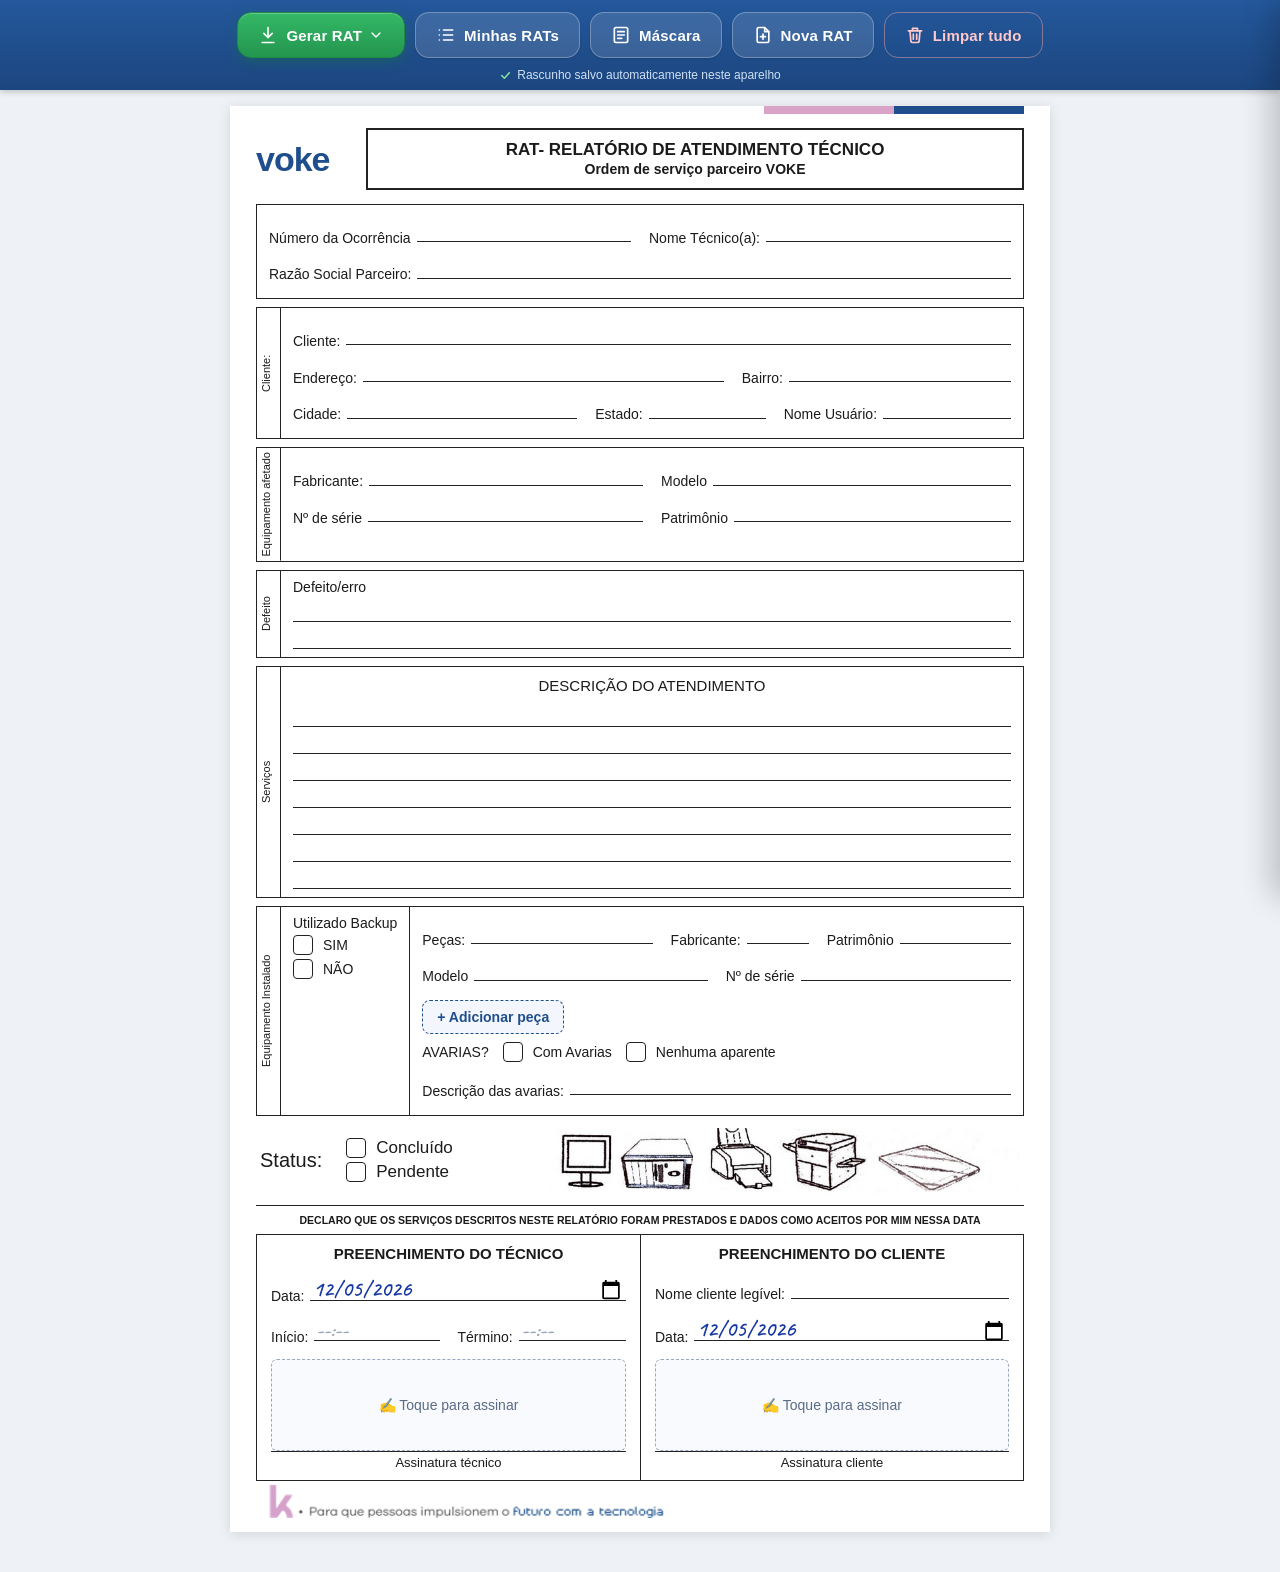
<file: index.html>
<!doctype html>
<html lang="pt-BR">
<head>
<meta charset="utf-8">
<meta name="viewport" content="width=device-width, initial-scale=1, viewport-fit=cover">
<meta name="theme-color" content="#1f4e8c">
<title>RAT - Relatório de Atendimento Técnico</title>
<link rel="manifest" href="manifest.json">
<link rel="icon" type="image/png" href="assets/icons/favicon-32.png">
<link rel="apple-touch-icon" href="assets/icons/apple-touch-icon.png">
<meta name="apple-mobile-web-app-capable" content="yes">
<meta name="mobile-web-app-capable" content="yes">
<meta name="apple-mobile-web-app-title" content="RAT">
<link rel="stylesheet" href="assets/css/style.css?v=55">
<link rel="stylesheet" href="assets/css/swipe.css?v=55">
</head>
<body data-swipe-next="mascara.html">

<div class="toolbar">
  <div class="tb-group" id="gerarWrap">
    <button class="tb primary" id="btnGerar" aria-haspopup="menu" aria-expanded="false">
      <svg viewBox="0 0 24 24"><path d="M12 3v12"/><path d="m7 10 5 5 5-5"/><path d="M5 21h14"/></svg>
      <span>Gerar RAT</span>
      <svg class="chev" viewBox="0 0 24 24"><path d="m6 9 6 6 6-6"/></svg>
    </button>
    <div class="tb-menu" id="gerarMenu" role="menu">
      <button type="button" role="menuitem" id="btnPdf">
        <i class="ic pdf"><svg viewBox="0 0 24 24"><path d="M14 3H7a2 2 0 0 0-2 2v14a2 2 0 0 0 2 2h10a2 2 0 0 0 2-2V8z"/><path d="M14 3v5h5"/><path d="M9 13h6M9 17h4"/></svg></i>
        <span><b>PDF</b><small>1 folha A4 · para imprimir ou enviar</small></span>
      </button>
      <button type="button" role="menuitem" id="btnImg">
        <i class="ic img"><svg viewBox="0 0 24 24"><rect x="3" y="4" width="18" height="16" rx="2"/><circle cx="9" cy="10" r="2"/><path d="m21 16-5-5-9 9"/></svg></i>
        <span><b>Imagem</b><small>PNG · para mandar no WhatsApp</small></span>
      </button>
    </div>
  </div>
  <button class="tb" id="btnLista">
    <svg viewBox="0 0 24 24"><path d="M9 6h11M9 12h11M9 18h11"/><path d="M4 6h.01M4 12h.01M4 18h.01"/></svg>
    <span>Minhas RATs</span><em class="badge" id="listaCount"></em>
  </button>
  <!-- PC: botão para a Máscara (no celular usa o gesto de arrastar) -->
  <button class="tb pc-only" id="btnMascara">
    <svg viewBox="0 0 24 24"><rect x="4" y="3" width="16" height="18" rx="2"/><path d="M8 8h8M8 12h8M8 16h5"/></svg>
    <span>Máscara</span>
  </button>
  <button class="tb" id="btnNova">
    <svg viewBox="0 0 24 24"><path d="M14 3H7a2 2 0 0 0-2 2v14a2 2 0 0 0 2 2h10a2 2 0 0 0 2-2V8z"/><path d="M14 3v5h5"/><path d="M12 11v6"/><path d="M9 14h6"/></svg>
    <span>Nova RAT</span>
  </button>
  <button class="tb ghost" id="btnLimpar">
    <svg viewBox="0 0 24 24"><path d="M4 7h16"/><path d="M10 11v6M14 11v6"/><path d="M6 7l1 12a2 2 0 0 0 2 2h6a2 2 0 0 0 2-2l1-12"/><path d="M9 7V4h6v3"/></svg>
    <span>Limpar tudo</span>
  </button>
  <div class="saved"><svg viewBox="0 0 24 24"><path d="m5 12 5 5 9-10"/></svg><span id="saved">Rascunho salvo automaticamente neste aparelho</span></div>
</div>

<form class="sheet" id="rat" autocomplete="off" onsubmit="return false">
  <div class="topbar"><i></i><i></i></div>
  <div class="head">
    <div class="logo">voke</div>
    <div class="title"><b>RAT- RELATÓRIO DE ATENDIMENTO TÉCNICO</b><span>Ordem de serviço parceiro VOKE</span></div>
  </div>

  <!-- Ocorrência -->
  <div class="box"><div class="content">
    <div class="row c2">
      <div class="f"><label>Número da Ocorrência</label><input name="ocorrencia" inputmode="text"></div>
      <div class="f sugg-wrap"><label>Nome Técnico(a):</label><input name="tecnico" data-keep autocomplete="off"><div class="sugg" id="suggTec"></div></div>
    </div>
    <div class="row"><div class="f"><label>Razão Social Parceiro:</label><input name="razaoSocial" data-keep></div></div>
  </div></div>

  <!-- Cliente -->
  <div class="box"><div class="side">Cliente:</div><div class="content">
    <div class="row"><div class="f"><label>Cliente:</label><input name="cliente"></div></div>
    <div class="row c21">
      <div class="f"><label>Endereço:</label><input name="endereco"></div>
      <div class="f"><label>Bairro:</label><input name="bairro"></div>
    </div>
    <div class="row c3">
      <div class="f"><label>Cidade:</label><input name="cidade"></div>
      <div class="f"><label>Estado:</label><input name="estado" maxlength="2" style="text-transform:uppercase"></div>
      <div class="f"><label>Nome Usuário:</label><input name="usuario"></div>
    </div>
  </div></div>

  <!-- Equipamento afetado -->
  <div class="box"><div class="side">Equipamento afetado</div><div class="content">
    <div class="row c2">
      <div class="f"><label>Fabricante:</label><input name="eqFabricante"></div>
      <div class="f"><label>Modelo</label><input name="eqModelo"></div>
    </div>
    <div class="row c2">
      <div class="f"><label>Nº de série</label><input name="eqSerie"></div>
      <div class="f"><label>Patrimônio</label><input name="eqPatrimonio"></div>
    </div>
  </div></div>

  <!-- Defeito -->
  <div class="box"><div class="side">Defeito</div><div class="content">
    <div style="font-size:14px">Defeito/erro</div>
    <div class="lined"><textarea name="defeito" rows="2"></textarea></div>
    <div class="print-text def" data-for="defeito"></div>
  </div></div>

  <!-- Serviços -->
  <div class="box"><div class="side">Serviços</div><div class="content">
    <div class="center">DESCRIÇÃO DO ATENDIMENTO</div>
    <div class="lined"><textarea name="descricao" rows="7"></textarea></div>
    <div class="print-text desc" data-for="descricao"></div>
  </div></div>

  <!-- Equipamento instalado -->
  <div class="box"><div class="side">Equipamento Instalado</div><div class="content inst" style="padding:0">
    <div class="bk">
      <div>Utilizado Backup</div>
      <label class="opt"><input type="radio" name="backup" value="SIM"> SIM</label>
      <label class="opt"><input type="radio" name="backup" value="NAO"> NÃO</label>
    </div>
    <div class="rest">
      <div id="pecas"><div class="peca">
      <div class="row c3">
        <div class="f"><label>Peças:</label><input name="pecas"></div>
        <div class="f"><label>Fabricante:</label><input name="instFabricante"></div>
        <div class="f"><label>Patrimônio</label><input name="instPatrimonio"></div>
      </div>
      <div class="row c2">
        <div class="f"><label>Modelo</label><input name="instModelo"></div>
        <div class="f"><label>Nº de série</label><input name="instSerie"></div>
      </div>
      </div></div>
      <button type="button" class="add-peca" id="addPeca">+ Adicionar peça</button>
      <div class="avar">
        <span>AVARIAS?</span>
        <label class="opt"><input type="radio" name="avarias" value="COM"> Com Avarias</label>
        <label class="opt"><input type="radio" name="avarias" value="NENHUMA"> Nenhuma aparente</label>
      </div>
      <div class="row"><div class="f"><label>Descrição das avarias:</label><input name="avariasDesc"></div></div>
    </div>
  </div></div>

  <!-- Status -->
  <div class="status">
    <b>Status:</b>
    <div>
      <label class="opt"><input type="radio" name="status" value="CONCLUIDO"> Concluído</label>
      <label class="opt"><input type="radio" name="status" value="PENDENTE"> Pendente</label>
    </div>
    <div class="icons" aria-hidden="true"><img alt="" src="assets/img/equipamentos.png"></div>
  </div>

  <div class="decl">DECLARO QUE OS SERVIÇOS DESCRITOS NESTE RELATÓRIO FORAM PRESTADOS E DADOS COMO ACEITOS POR MIM NESSA DATA</div>

  <div class="signs">
    <div>
      <h3>PREENCHIMENTO DO TÉCNICO</h3>
      <div class="row"><div class="f"><label>Data:</label><input type="date" name="tecData"></div></div>
      <div class="row c2">
        <div class="f"><label>Início:</label><input class="hora" name="inicio" inputmode="numeric" maxlength="5" placeholder="--:--" autocomplete="off"></div>
        <div class="f"><label>Término:</label><input class="hora" name="termino" inputmode="numeric" maxlength="5" placeholder="--:--" autocomplete="off"></div>
      </div>
      <div class="sig" data-sig="sigTecnico" data-title="Assinatura do técnico"><span>✍️ Toque para assinar</span></div>
      <div class="sigline">Assinatura técnico</div>
    </div>
    <div>
      <h3>PREENCHIMENTO DO CLIENTE</h3>
      <div class="row"><div class="f"><label>Nome cliente legível:</label><input name="clienteNome"></div></div>
      <div class="row"><div class="f"><label>Data:</label><input type="date" name="clienteData"></div></div>
      <div class="sig" data-sig="sigCliente" data-title="Assinatura do cliente"><span>✍️ Toque para assinar</span></div>
      <div class="sigline">Assinatura cliente</div>
    </div>
  </div>

  <div class="footer"><img alt="Para que pessoas impulsionem o futuro com a tecnologia" src="assets/img/rodape.png"></div>
</form>

<!-- Minhas RATs -->
<div class="share-bar" id="shareBar" role="dialog" aria-label="Compartilhar RAT">
  <span>Imagem pronta: <b></b></span>
  <button type="button" id="shareGo">Compartilhar</button>
  <button type="button" id="shareX" class="x" aria-label="Fechar">✕</button>
</div>
<div class="drawer" id="drawer" aria-hidden="true">
  <div class="dw-bg" id="dwBg"></div>
  <aside class="dw-panel" role="dialog" aria-label="Minhas RATs">
    <header class="dw-head">
      <b>Minhas RATs <span id="dwCount"></span></b>
      <button type="button" class="dw-close" id="dwClose" aria-label="Fechar">
        <svg viewBox="0 0 24 24"><path d="M6 6l12 12M18 6 6 18"/></svg>
      </button>
    </header>
    <div class="dw-search">
      <svg viewBox="0 0 24 24"><circle cx="11" cy="11" r="7"/><path d="m20 20-4-4"/></svg>
      <input type="search" id="dwBusca" placeholder="Pesquisar: nº, cliente, equipamento, data..." autocomplete="off">
    </div>
    <div class="dw-list" id="dwList"></div>
    <footer class="dw-foot">
      <button type="button" class="dw-new" id="dwNova">
        <svg viewBox="0 0 24 24"><path d="M12 5v14M5 12h14"/></svg> Nova RAT em branco
      </button>
    </footer>
  </aside>
</div>

<!-- Modal de assinatura -->
<div class="modal" id="modal">
  <header id="modalTitle">Assinatura</header>
  <div class="pad" id="pad"><canvas id="canvas"></canvas><div class="hint">Assine acima da linha</div></div>
  <footer>
    <button class="mb cancel" id="mCancel">
      <svg viewBox="0 0 24 24"><path d="M6 6l12 12M18 6 6 18"/></svg><span>Cancelar</span>
    </button>
    <button class="mb clear" id="mClear">
      <svg viewBox="0 0 24 24"><path d="M3 12a9 9 0 1 0 3-6.7"/><path d="M3 4v5h5"/></svg><span>Limpar</span>
    </button>
    <button class="mb ok" id="mOk">
      <svg viewBox="0 0 24 24"><path d="m5 12 5 5 9-10"/></svg><span>Confirmar</span>
    </button>
  </footer>
</div>

<script src="assets/js/app.js?v=55"></script>
<script src="assets/js/swipe.js?v=55"></script>
</body>
</html>
</file>
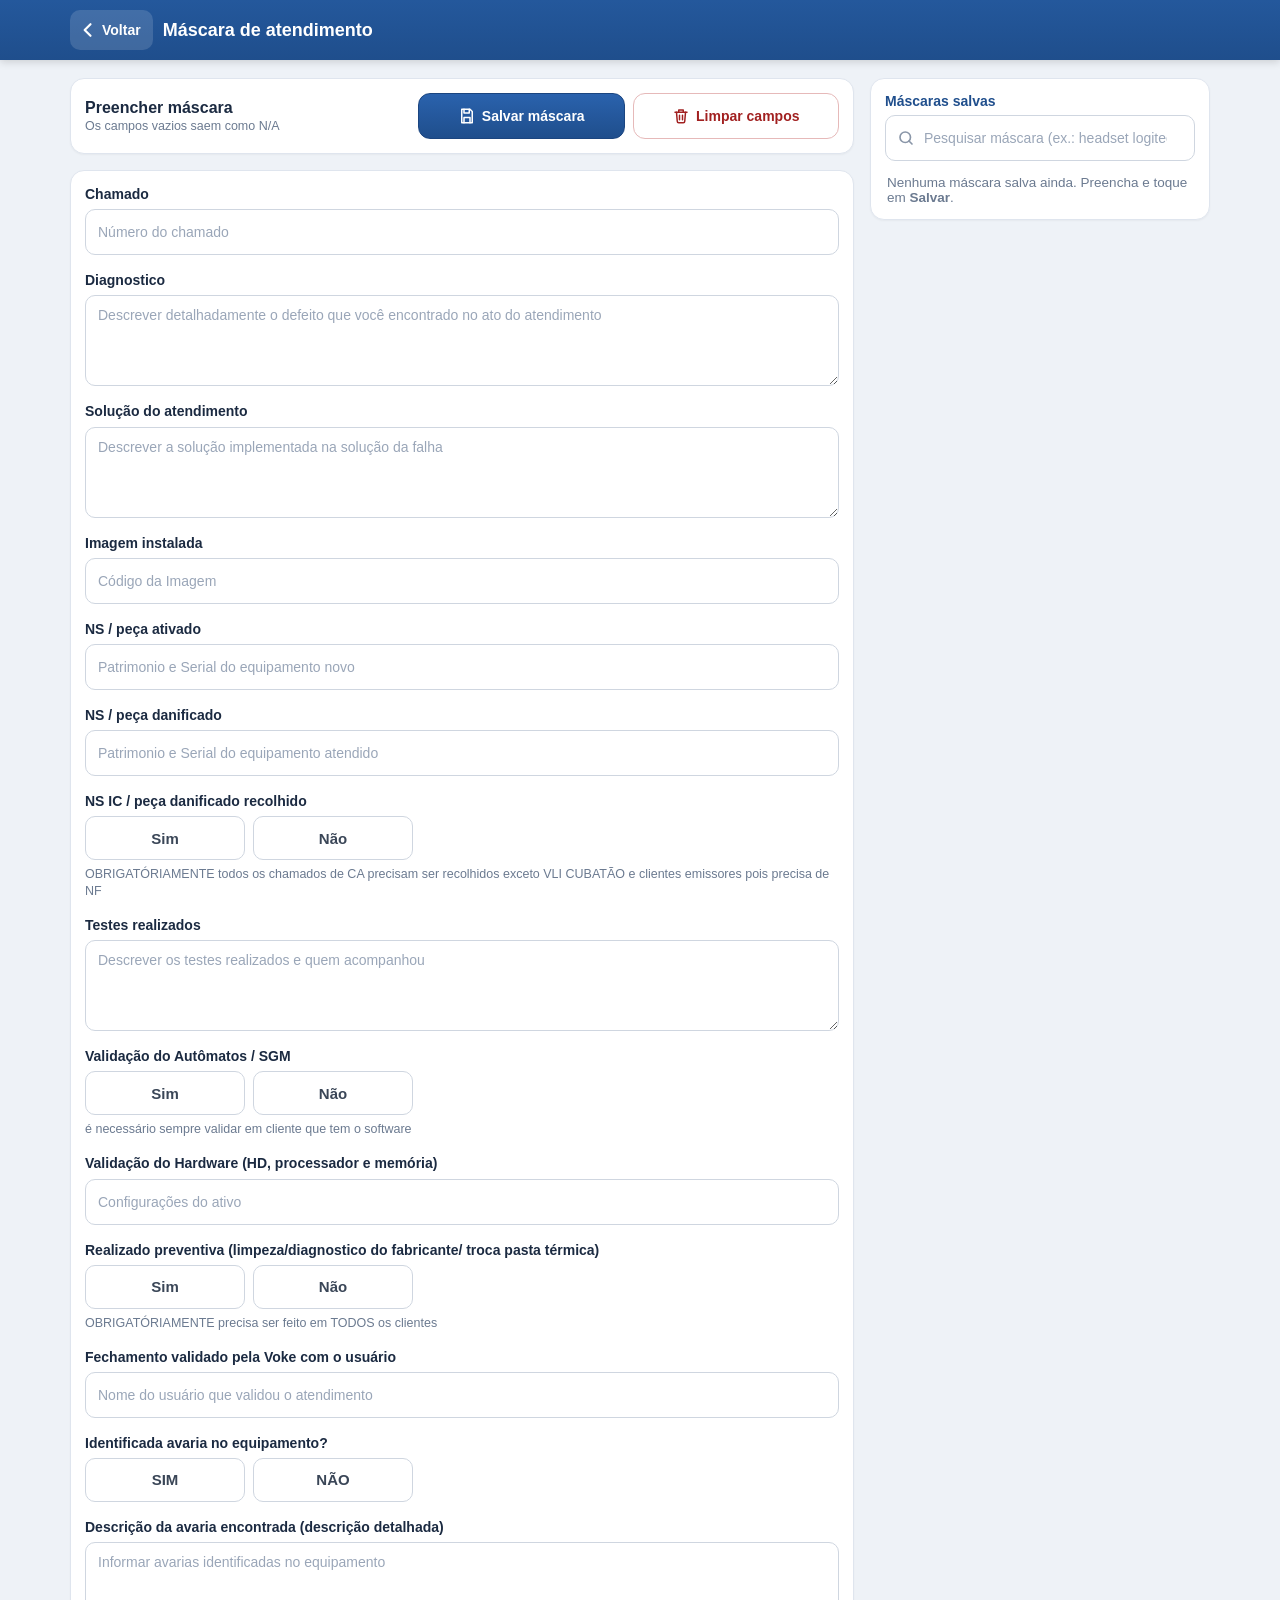
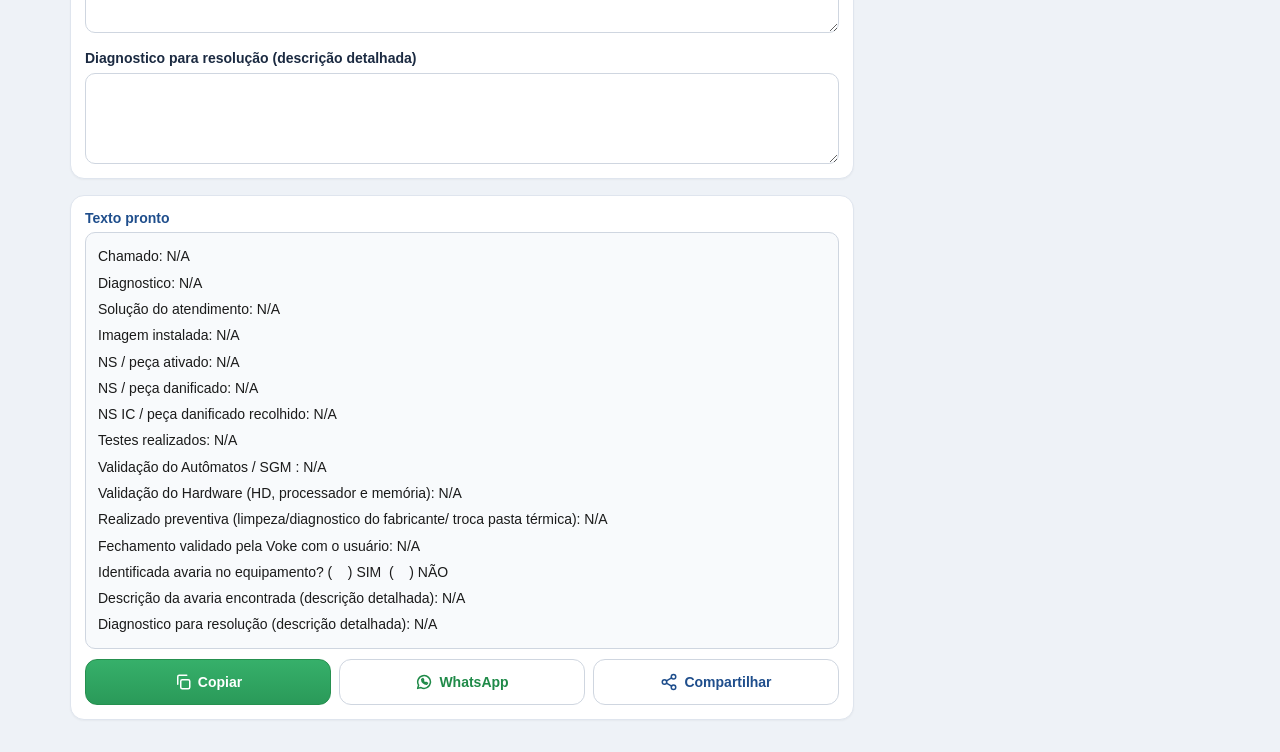
<file: mascara.html>
<!doctype html>
<html lang="pt-BR">
<head>
<meta charset="utf-8">
<meta name="viewport" content="width=device-width, initial-scale=1, viewport-fit=cover">
<meta name="theme-color" content="#1f4e8c">
<title>Máscara de atendimento - RAT</title>
<link rel="manifest" href="manifest.json">
<link rel="icon" type="image/png" href="assets/icons/favicon-32.png">
<link rel="apple-touch-icon" href="assets/icons/apple-touch-icon.png">
<link rel="stylesheet" href="assets/css/mascara.css?v=55">
<link rel="stylesheet" href="assets/css/swipe.css?v=55">
</head>
<body data-swipe-prev="./">

<header class="mk-head">
  <a class="mk-back" href="./" aria-label="Voltar para a RAT">
    <svg viewBox="0 0 24 24"><path d="M15 5l-7 7 7 7"/></svg><span>Voltar</span>
  </a>
  <h1>Máscara de atendimento</h1>
  <button type="button" class="mk-hsave" data-go="mdSalvar" aria-label="Salvar máscara">
    <svg viewBox="0 0 24 24"><path d="M5 3h11l3 3v15H5z"/><path d="M8 3v5h7V3M8 21v-7h8v7"/></svg><span>Salvar</span>
  </button>
</header>

<main class="mk">
  <div class="md-bg" id="mdBg"></div>
  <section class="mk-card mk-models" id="mdPanel" aria-label="Máscaras salvas">
    <div class="mk-row md-top">
      <span class="mk-lbl">Máscaras salvas <span id="mdCount"></span></span>
      <button type="button" class="md-close" id="mdClose" aria-label="Fechar">
        <svg viewBox="0 0 24 24"><path d="M6 6l12 12M18 6 6 18"/></svg>
      </button>
    </div>
    <div class="mk-search">
      <svg viewBox="0 0 24 24"><circle cx="11" cy="11" r="7"/><path d="m20 20-4-4"/></svg>
      <input type="search" id="mdBusca" placeholder="Pesquisar máscara (ex.: headset logitech)" autocomplete="off">
    </div>
    <div class="mk-mdlist" id="mdList"></div>
  </section>

  <section class="mk-card mk-bar">
    <div class="mk-bar-t"><b>Preencher máscara</b><small>Os campos vazios saem como N/A</small></div>
    <div class="mk-bar-acts">
      <button type="button" class="mk-btn mk-save" id="mdSalvar">
        <svg viewBox="0 0 24 24"><path d="M5 3h11l3 3v15H5z"/><path d="M8 3v5h7V3M8 21v-7h8v7"/></svg><span>Salvar máscara</span>
      </button>
      <button type="button" class="mk-btn mk-del" id="mkClear">
        <svg viewBox="0 0 24 24"><path d="M4 7h16"/><path d="M10 11v6M14 11v6"/><path d="M6 7l1 12a2 2 0 0 0 2 2h6a2 2 0 0 0 2-2l1-12"/><path d="M9 7V4h6v3"/></svg><span>Limpar campos</span>
      </button>
    </div>
  </section>

  <form class="mk-card mk-form" id="mkForm" autocomplete="off"></form>

  <section class="mk-card">
    <span class="mk-lbl">Texto pronto</span>
    <div class="mk-prev" id="mkPrev"></div>
    <textarea id="mkOut" class="mk-out" readonly spellcheck="false" tabindex="-1" aria-hidden="true"></textarea>
    <div class="mk-acts">
      <button type="button" class="mk-btn pri" id="mkCopy">
        <svg viewBox="0 0 24 24"><rect x="9" y="9" width="12" height="12" rx="2"/><path d="M5 15V5a2 2 0 0 1 2-2h10"/></svg><span>Copiar</span>
      </button>
      <button type="button" class="mk-btn wa" id="mkWa">
        <svg viewBox="0 0 24 24"><path d="M3.5 20.5l1.3-4.2A8.5 8.5 0 1 1 8 19.4z"/><path d="M9 8.5c0 3.5 3 6.5 6.5 6.5l1.2-1.6-2-1-1 .8a5 5 0 0 1-2.9-2.9l.8-1-1-2z"/></svg><span>WhatsApp</span>
      </button>
      <button type="button" class="mk-btn" id="mkShare">
        <svg viewBox="0 0 24 24"><circle cx="18" cy="5" r="3"/><circle cx="6" cy="12" r="3"/><circle cx="18" cy="19" r="3"/><path d="M8.6 13.5l6.8 4M15.4 6.5l-6.8 4"/></svg><span>Compartilhar</span>
      </button>
    </div>
  </section>
</main>

<!-- celular: botões fixos embaixo (mesmo estilo da RAT) -->
<nav class="mk-dock" aria-label="Ações da máscara">
  <button type="button" class="dk pri" data-go="mkCopy">
    <svg viewBox="0 0 24 24"><rect x="9" y="9" width="12" height="12" rx="2"/><path d="M5 15V5a2 2 0 0 1 2-2h10"/></svg><span>Copiar</span>
  </button>
  <button type="button" class="dk" id="dkModelos">
    <svg viewBox="0 0 24 24"><path d="M9 6h11M9 12h11M9 18h11"/><path d="M4 6h.01M4 12h.01M4 18h.01"/></svg><span>Máscaras</span><i class="dk-badge" id="dkCount"></i>
  </button>
  <button type="button" class="dk" data-go="mkWa">
    <svg viewBox="0 0 24 24"><path d="M3.5 20.5l1.3-4.2A8.5 8.5 0 1 1 8 19.4z"/><path d="M9 8.5c0 3.5 3 6.5 6.5 6.5l1.2-1.6-2-1-1 .8a5 5 0 0 1-2.9-2.9l.8-1-1-2z"/></svg><span>WhatsApp</span>
  </button>
  <button type="button" class="dk ghost" data-go="mkClear">
    <svg viewBox="0 0 24 24"><path d="M4 7h16"/><path d="M10 11v6M14 11v6"/><path d="M6 7l1 12a2 2 0 0 0 2 2h6a2 2 0 0 0 2-2l1-12"/><path d="M9 7V4h6v3"/></svg><span>Limpar</span>
  </button>
</nav>

<div class="mk-toast" id="mkToast"></div>

<script src="assets/js/mascara.js?v=55"></script>
<script src="assets/js/swipe.js?v=55"></script>
<script>
  if ('serviceWorker' in navigator) navigator.serviceWorker.register('sw.js').catch(() => {});
</script>
</body>
</html>
</file>
<file: assets/css/style.css>
/* RAT - Relatório de Atendimento Técnico */
  @font-face{font-family:"Caveat";font-style:normal;font-weight:400 700;font-display:swap;ascent-override:72%;descent-override:24%;line-gap-override:0%;src:url(../fonts/caveat-latin.woff2) format("woff2")}
  @font-face{font-family:"CaveatPrint";font-style:normal;font-weight:400 700;font-display:swap;ascent-override:100%;descent-override:22%;line-gap-override:0%;src:url(../fonts/caveat-latin.woff2) format("woff2")}
  :root{
    --ink:#1b1b1b; --muted:#666; --line:#222; --brand:#1f4e8c; --accent:#d9a3c8;
    --bg:#eef1f5; --paper:#fff; --focus:#e8f0fb;
  }
  *{box-sizing:border-box}
  html,body{margin:0;background:var(--bg);color:var(--ink);font-family:Arial,Helvetica,sans-serif;-webkit-text-size-adjust:100%}

  /* ---------- barra de ações ---------- */
  .toolbar{position:sticky;top:0;z-index:20;display:flex;gap:8px;flex-wrap:wrap;justify-content:center;
    padding:10px;background:var(--brand);box-shadow:0 2px 6px rgba(0,0,0,.2)}
  .toolbar button{border:0;border-radius:8px;padding:11px 14px;font-size:15px;font-weight:bold;cursor:pointer;background:#fff;color:var(--brand)}
  .toolbar button.primary{background:#2e9b4f;color:#fff}
  .toolbar button.danger{background:#fbe9e9;color:#a12020}
  .saved{width:100%;text-align:center;color:#cfe0f5;font-size:12px}

  /* ---------- folha ---------- */
  .sheet{max-width:820px;margin:16px auto 40px;background:var(--paper);padding:22px 26px 14px;box-shadow:0 2px 12px rgba(0,0,0,.12);position:relative}
  .topbar{position:absolute;top:0;right:26px;width:260px;height:8px;display:flex}
  .topbar i{flex:1;background:var(--accent)} .topbar i+i{background:var(--brand)}
  .head{display:flex;align-items:center;gap:20px;margin-bottom:14px}
  .logo{font-size:34px;font-weight:bold;color:var(--brand);letter-spacing:-1px;min-width:90px}
  .title{flex:1;border:2px solid var(--line);text-align:center;padding:10px 6px}
  .title b{display:block;font-size:17px}
  .title span{font-size:14px;font-weight:bold}

  .box{display:flex;border:1.5px solid var(--line);margin-bottom:8px}
  .side{writing-mode:vertical-rl;transform:rotate(180deg);text-align:center;font-size:11px;padding:4px 3px;border-left:1.5px solid var(--line);min-width:24px}
  .content{flex:1;padding:8px 12px}
  .row{display:grid;gap:4px 18px;margin:4px 0}
  .c2{grid-template-columns:1fr 1fr} .c3{grid-template-columns:2fr 1.2fr 1.6fr} .c21{grid-template-columns:1.6fr 1fr}

  .f{display:flex;align-items:flex-end;gap:6px;min-width:0}
  .f label{font-size:14px;white-space:nowrap;padding-bottom:4px}
  .f input,.f select{flex:1;min-width:0;width:100%;border:0;border-bottom:1px solid var(--line);font:15px Arial,sans-serif;padding:5px 2px;background:transparent;color:#0b2a6b;border-radius:0}
  input:focus,textarea:focus,select:focus{outline:none;background:var(--focus)}

  textarea{width:100%;border:0;font:15px/27px Arial,sans-serif;color:#0b2a6b;resize:vertical;padding:0 2px;
    background:linear-gradient(to bottom,transparent 26px,var(--line) 26px) 0 0/100% 27px repeat-y;background-attachment:local}
  .center{text-align:center;font-size:15px;margin:2px 0 6px}
  .print-text{display:none;white-space:pre-wrap;word-break:break-word;font:14px/26px Arial,sans-serif;color:#0b2a6b;
    background:linear-gradient(to bottom,transparent 25px,var(--line) 25px) 0 0/100% 26px repeat-y}

  .opt{display:flex;align-items:center;gap:6px;font-size:14px;margin:4px 0;cursor:pointer}
  .opt input{width:20px;height:20px;margin:0;accent-color:var(--brand)}
  .inst{display:flex}
  .inst .bk{border-right:1.5px solid var(--line);padding:8px 12px;min-width:120px;font-size:14px}
  .inst .rest{flex:1;padding:8px 12px}
  .avar{display:flex;gap:14px;flex-wrap:wrap;align-items:center;font-size:14px}

  .status{display:flex;align-items:center;gap:24px;margin:12px 4px}
  .status>b{font-size:20px;font-weight:normal}
  .status .opt{font-size:17px}
  .icons{flex:1;display:flex;justify-content:flex-end}
  .icons img{width:100%;max-width:470px;height:auto;display:block}

  .decl{font-size:10.5px;font-weight:bold;text-align:center;border-top:1.5px solid var(--line);padding-top:8px;margin-top:4px}
  .signs{display:grid;grid-template-columns:1fr 1fr;border:1.5px solid var(--line);margin-top:8px}
  .signs>div{padding:10px 14px;display:flex;flex-direction:column}
  .signs>div>.sig{margin-top:auto;margin-bottom:0}
  .signs>div>.row:has(+ .sig){margin-bottom:10px}
  .signs>div+div{border-left:1.5px solid var(--line)}
  .signs h3{margin:0 0 8px;text-align:center;font-size:15px}
  .sig{height:92px;border:1.5px dashed #9aa8bd;border-radius:6px;display:flex;align-items:center;justify-content:center;
    cursor:pointer;background:#f8fafd;color:#5a6b85;font-size:14px;margin-top:8px;overflow:hidden}
  .sig img{max-width:100%;max-height:100%}
  .sig.has{border-style:solid;border-color:transparent;background:transparent}
  .sigline{border-top:1px solid var(--line);text-align:center;font-size:13px;padding-top:3px}
  .footer{margin-top:3px}
  .footer img{width:57%;max-width:470px;height:auto;display:block}

  /* ---------- modal de assinatura ---------- */
  .modal{position:fixed;inset:0;background:#fff;z-index:100;display:none;flex-direction:column}
  .modal.open{display:flex}
  .modal header{padding:10px 14px;background:var(--brand);color:#fff;font-weight:bold;font-size:16px}
  .modal .pad{flex:1;position:relative;touch-action:none}
  .modal canvas{position:absolute;inset:0;width:100%;height:100%;touch-action:none}
  .modal .hint{position:absolute;left:8%;right:8%;bottom:12%;border-top:2px solid #b9c3d3;text-align:center;color:#9aa6b8;padding-top:6px;pointer-events:none;font-size:14px}
  .modal footer{display:flex;gap:8px;padding:10px;padding-bottom:max(10px,env(safe-area-inset-bottom))}
  .modal footer button{flex:1;padding:14px;font-size:16px;font-weight:bold;border:0;border-radius:8px}
  .b-clear{background:#eee} .b-cancel{background:#fbe9e9;color:#a12020} .b-ok{background:#2e9b4f;color:#fff}

  /* ---------- celular ---------- */
  @media screen and (max-width:760px){
    body{padding-bottom:calc(76px + env(safe-area-inset-bottom))}
    /* barra de ações fixa embaixo */
    .toolbar{position:fixed;top:auto;bottom:0;left:0;right:0;flex-wrap:nowrap;gap:6px;padding:8px;
      padding-bottom:max(8px,env(safe-area-inset-bottom));box-shadow:0 -2px 8px rgba(0,0,0,.2)}
    .toolbar button{flex:1;padding:13px 4px;font-size:14px;white-space:nowrap}
    .toolbar button.primary{flex:1.4}
    .saved{position:fixed;top:0;left:0;right:0;z-index:20;background:var(--brand);padding:6px;font-size:12px}

    .sheet{margin:0;padding:38px 12px 16px;box-shadow:none;max-width:none}
    .topbar{display:none}
    .head{flex-direction:column;gap:6px;margin-bottom:12px}
    .logo{font-size:30px}
    .title{padding:8px 4px}
    .title b{font-size:15px} .title span{font-size:13px}

    /* seções como cartões com título horizontal */
    .box{flex-direction:column;border:1px solid #cfd6e0;border-radius:10px;overflow:hidden;margin-bottom:12px}
    .side{writing-mode:horizontal-tb;transform:none;text-align:left;border-left:0;border-bottom:1px solid #cfd6e0;
      background:#eef3fa;color:var(--brand);font-size:14px;font-weight:bold;padding:8px 12px}
    .content{padding:6px 12px 10px}
    .row{margin:2px 0}
    .c2,.c3,.c21{grid-template-columns:1fr!important}
    .signs .row.c2{grid-template-columns:1fr 1fr!important}

    .f{flex-direction:column;align-items:stretch;gap:0;margin-top:6px}
    .f label{padding-bottom:0;font-size:13px;color:var(--muted);white-space:normal}
    .f input,.f select{font-size:16px;padding:10px 4px;min-height:44px;-webkit-appearance:none;appearance:none}
    .f input[type=date],.f input[type=time]{background:#f8fafd;border-radius:6px 6px 0 0;text-align:left}
    textarea{font-size:16px;line-height:28px;background:linear-gradient(to bottom,transparent 27px,#bbb 27px) 0 0/100% 28px repeat-y;background-attachment:local}

    /* opções como botões grandes */
    .opt{border:1.5px solid #cfd6e0;border-radius:8px;padding:10px 12px;margin:4px 0;font-size:15px;min-height:44px}
    .opt:has(input:checked){border-color:var(--brand);background:#e8f0fb;font-weight:bold}
    .inst{flex-direction:column}
    .inst .bk{border-right:0;border-bottom:1px solid #cfd6e0;display:flex;flex-wrap:wrap;gap:8px;align-items:center}
    .inst .bk>div{width:100%;font-weight:bold;color:var(--muted);font-size:13px}
    .inst .bk .opt{flex:1;justify-content:center}
    .avar{gap:8px;margin-top:10px}
    .avar span{width:100%;font-size:13px;font-weight:bold;color:var(--muted)}
    .avar .opt{flex:1;justify-content:center}

    .status{flex-wrap:wrap;gap:8px;margin:8px 0 14px;border:1px solid #cfd6e0;border-radius:10px;padding:10px 12px}
    .status>b{width:100%;font-size:16px;font-weight:bold;color:var(--brand)}
    .status>div:not(.icons){display:flex;gap:8px;width:100%}
    .status .opt{flex:1;justify-content:center;font-size:16px}
    .icons{display:none}
    .decl{font-size:11px;border-top:0}

    .signs{grid-template-columns:1fr;border:0;gap:12px}
    .signs>div{border:1px solid #cfd6e0;border-radius:10px}
    .signs>div+div{border-left:1px solid #cfd6e0}
    .signs h3{color:var(--brand)}
    .sig{height:130px;font-size:16px}
    .footer img{width:90%;margin:0 auto}
  }
  @media screen and (max-width:760px) and (orientation:landscape){
    .modal header{padding:6px 14px;font-size:14px}
    .modal footer button{padding:10px}
  }

  /* ---------- impressão / PDF ---------- */
  @page{size:A4;margin:8mm}
  @media print{
    html,body{background:#fff}
    .toolbar,.modal,.saved{display:none!important}
    .sheet{margin:0;max-width:none;box-shadow:none;padding:6px 10px 0}
    .sig{border:0!important;background:transparent;height:70px}
    .sig:not(.has) span{display:none}
    input::placeholder{color:transparent}
    .f input{padding:3px 2px;font-size:13px}
    .f label{font-size:13px}
    .box,.signs,.status{break-inside:avoid}
    *{-webkit-print-color-adjust:exact;print-color-adjust:exact}
  }

  /* ---------- letra de caneta ---------- */
  :root{--pen:#1636a0}
  .f input,.f select,textarea,.print-text{font-family:'Caveat','Segoe Print','Bradley Hand','Comic Sans MS',cursive!important;color:var(--pen)!important;font-weight:600}
  .f input,.f select{font-size:22px;padding-top:1px;padding-bottom:1px}
  textarea{font-size:22px}
  .print-text{font-size:21px}
  @media screen and (max-width:760px){
    .f input,.f select{font-size:24px;padding-top:6px;padding-bottom:6px}
    textarea{font-size:23px}
  }
  .peca+.peca{border-top:1px dashed #999;margin-top:6px;padding-top:2px}
  .add-peca{margin:8px 0 4px;border:1.5px dashed var(--brand);background:#f3f7fd;color:var(--brand);border-radius:8px;padding:8px 14px;font:bold 14px Arial,sans-serif;cursor:pointer}
  .rm-peca{border:0;background:none;color:#a12020;font:13px Arial,sans-serif;cursor:pointer;padding:6px 0}
  @media screen and (max-width:760px){ .add-peca{width:100%;min-height:44px} .rm-peca{min-height:40px} }
  @media print{ .add-peca,.rm-peca{display:none!important} .peca+.peca{border-top:1px solid #bbb} }
  .lined{position:relative}
  .lines{position:absolute;inset:0;pointer-events:none}
  .lines i{display:block;height:var(--lh);border-bottom:1px solid var(--line)}
  .lined textarea{position:relative;display:block;background:transparent!important;resize:none;overflow:hidden}
  @media print{
    .f input{font-size:19px;padding:0 2px}
  }
  /* ---------- botões ---------- */
  .toolbar{background:linear-gradient(180deg,#24589c,#1c467f);gap:10px;padding:12px 10px 8px;align-items:center}
  .toolbar .tb{display:inline-flex;align-items:center;justify-content:center;gap:8px;height:46px;padding:0 20px;
    border-radius:14px;border:1px solid rgba(255,255,255,.28);background:rgba(255,255,255,.12);color:#fff;
    font:600 15px/1 Arial,Helvetica,sans-serif;letter-spacing:.2px;cursor:pointer;
    box-shadow:0 1px 2px rgba(0,0,0,.15);transition:transform .12s,background .15s,box-shadow .15s;-webkit-tap-highlight-color:transparent}
  .toolbar .tb svg{width:20px;height:20px;fill:none;stroke:currentColor;stroke-width:2;stroke-linecap:round;stroke-linejoin:round;flex:none}
  .toolbar .tb:hover{background:rgba(255,255,255,.2)}
  .toolbar .tb:active{transform:scale(.96)}
  .toolbar .tb:focus-visible{outline:3px solid #9cc3ff;outline-offset:2px}
  .toolbar .tb.primary{background:linear-gradient(180deg,#34b866,#23964f);border-color:#1f8a48;
    box-shadow:0 4px 12px rgba(20,120,60,.4),inset 0 1px 0 rgba(255,255,255,.25)}
  .toolbar .tb.primary:hover{background:linear-gradient(180deg,#3cc46f,#27a257)}
  .toolbar .tb.ghost{background:transparent;border-color:rgba(255,170,170,.45);color:#ffc9c9;box-shadow:none}
  .toolbar .tb.ghost:hover{background:rgba(255,120,120,.14)}
  .saved{display:flex;align-items:center;justify-content:center;gap:5px;color:#cfe0f5;font-size:12px;width:100%}
  .saved svg{width:13px;height:13px;fill:none;stroke:#7fe0a3;stroke-width:3;stroke-linecap:round;stroke-linejoin:round}
  @media screen and (max-width:760px){
    .toolbar{padding:8px 8px max(8px,env(safe-area-inset-bottom));gap:8px}
    .toolbar .tb{flex:1;flex-direction:column;gap:4px;height:58px;padding:0 4px;border-radius:14px;font-size:12.5px}
    .toolbar .tb svg{width:22px;height:22px}
    .toolbar .tb.primary{flex:1.5;font-size:14px}
    .toolbar .tb.primary svg{width:24px;height:24px}
    .saved{background:#1c467f;padding:6px}
    body{padding-bottom:calc(82px + env(safe-area-inset-bottom))}
  }
  /* ---------- lista de técnicos ---------- */
  .sugg-wrap{position:relative}
  .sugg{display:none;position:absolute;left:0;right:0;top:100%;margin-top:4px;z-index:30;background:#fff;border:1px solid #cfd6e0;
    border-radius:12px;box-shadow:0 10px 28px rgba(15,40,80,.18);overflow:hidden}
  .sugg.open{display:block}
  .sugg-h{font-size:12px;color:var(--muted);padding:8px 14px 6px;background:#f6f8fb;border-bottom:1px solid #e6eaf0}
  .sugg-i{display:flex;align-items:center;justify-content:space-between;gap:8px;padding:0 6px 0 14px;min-height:46px;cursor:pointer;
    font:600 22px 'Caveat',cursive;color:var(--pen)}
  .sugg-i+.sugg-i{border-top:1px solid #eef1f5}
  .sugg-i:hover,.sugg-i:active{background:#eef4fc}
  .sugg-x{border:0;background:none;color:#a12020;font-size:15px;width:40px;height:40px;border-radius:8px;cursor:pointer}
  @media print{ .sugg{display:none!important} }
  /* ---------- botões da assinatura ---------- */
  .modal footer{display:flex;gap:10px;justify-content:center;background:#f6f8fb;border-top:1px solid #e3e8ef;
    padding:12px 12px max(12px,env(safe-area-inset-bottom))}
  .modal footer .mb{flex:1;max-width:240px;display:inline-flex;align-items:center;justify-content:center;gap:8px;height:52px;padding:0 14px;
    border-radius:14px;border:1.5px solid transparent;font:600 16px/1 Arial,Helvetica,sans-serif;cursor:pointer;
    transition:transform .12s,background .15s,box-shadow .15s;-webkit-tap-highlight-color:transparent}
  .modal footer .mb svg{width:20px;height:20px;fill:none;stroke:currentColor;stroke-width:2.4;stroke-linecap:round;stroke-linejoin:round;flex:none}
  .modal footer .mb:active{transform:scale(.96)}
  .modal footer .mb:focus-visible{outline:3px solid #9cc3ff;outline-offset:2px}
  .modal footer .cancel{background:transparent;color:#6b7686}
  .modal footer .cancel:hover{background:#eceff4}
  .modal footer .clear{background:#fff;color:var(--brand);border-color:#c5d3e8;box-shadow:0 1px 2px rgba(0,0,0,.06)}
  .modal footer .clear:hover{background:#eef4fc}
  .modal footer .ok{flex:1.4;max-width:320px;background:linear-gradient(180deg,#34b866,#23964f);color:#fff;border-color:#1f8a48;
    box-shadow:0 4px 12px rgba(20,120,60,.35),inset 0 1px 0 rgba(255,255,255,.25)}
  .modal footer .ok:hover{background:linear-gradient(180deg,#3cc46f,#27a257)}
  @media screen and (max-width:760px) and (orientation:landscape){
    .modal footer{padding-top:8px;padding-bottom:max(8px,env(safe-area-inset-bottom))}
    .modal footer .mb{height:44px}
  }
  @media screen and (max-width:420px){
    .modal footer .mb{flex-direction:column;gap:4px;height:58px;font-size:13px;padding:0 6px}
    .modal footer .ok{font-size:14px}
  }
  /* ---------- PDF em 1 folha / imagem ---------- */
  @media print{
    html,body{height:auto}
    input::-webkit-calendar-picker-indicator{display:none}
    .sheet{zoom:var(--fit,1);width:var(--w,194mm)!important;max-width:none!important;break-after:avoid}
  }
  .cap{flex:1;min-width:0;display:block;border-bottom:1px solid var(--line);font:600 22px/normal 'CaveatPrint','Caveat',cursive;color:var(--pen);padding:0 2px;white-space:nowrap;overflow:hidden;font-synthesis:none}
  .cap-ta{position:relative;white-space:pre-wrap;word-break:break-word;font:600 22px/27px 'Caveat',cursive;color:var(--pen);padding:0 2px}
  .toolbar .tb:disabled{opacity:.6;cursor:wait}
  /* ---------- marcação com X ---------- */
  .opt input[type=radio],.capbox{-webkit-appearance:none;appearance:none;display:inline-block;width:20px;height:20px;margin:0;flex:none;
    border:1.5px solid #222;border-radius:4px;background:#fff center/86% no-repeat;cursor:pointer;vertical-align:middle}
  .opt input[type=radio]:checked,.capbox.on{background-image:none}
  .opt input[type=radio],.capbox{position:relative;overflow:visible}
  .opt input[type=radio]:checked::after,.capbox.on::after{content:'';position:absolute;left:-6px;top:-7px;width:31px;height:31px;
    background:url("data:image/svg+xml,%3Csvg xmlns='http://www.w3.org/2000/svg' viewBox='0 0 32 32'%3E%3Cg fill='none' stroke='%231636a0' stroke-linecap='round' stroke-linejoin='round'%3E%3Cpath d='M5.5 6.5C8.6 9.2 12.4 13.6 16.2 17.4C19.6 20.9 23.3 24.4 27.2 27.4' stroke-width='2.5'/%3E%3Cpath d='M7.2 7.4C10.4 10.6 14.6 15.4 19.4 20.2C21.6 22.4 23.8 24.6 25.6 26.1' stroke-width='1.3' opacity='.7'/%3E%3Cpath d='M26.4 4.2C22.8 7.9 19.1 12 15.4 16.4C11.9 20.6 8.6 24.6 5.2 28.2' stroke-width='2.3'/%3E%3Cpath d='M25.2 6.1C21.8 9.9 17.2 15 13.1 19.8' stroke-width='1.1' opacity='.6'/%3E%3Cpath d='M26.4 4.2C26.9 3.6 27.6 3.4 27.9 3.9' stroke-width='1.4'/%3E%3C/g%3E%3C/svg%3E") center/contain no-repeat;transform:rotate(-4deg);pointer-events:none;opacity:.95}
  .opt + .opt input[type=radio]:checked::after,.opt + .opt .capbox.on::after{transform:rotate(3deg) scale(.96);left:-5px;top:-6px}
  .opt{gap:10px}
  .opt input[type=radio]:focus-visible{outline:2px solid #9cc3ff;outline-offset:2px}
  /* ---------- assinatura deitada no celular ---------- */
  @media (orientation: portrait) and (pointer: coarse){
    .modal.open.rot{inset:auto;top:0;left:0;width:var(--vh,100vh);height:var(--vw,100vw);
      transform-origin:top left;transform:rotate(90deg) translateY(-100%)}
  }

/* ---------- hora digitável ---------- */
.f input.hora::placeholder{color:#9aa6b8;opacity:1}
@media print{ .f input.hora::placeholder{color:var(--pen)!important} }

/* ---------- barra do celular: nomes dos botões sem cortar ---------- */
@media screen and (max-width:760px){
  .toolbar .tb span{white-space:normal;text-align:center;line-height:1.1;font-size:12px}
  .toolbar .tb.primary span{font-size:13px}
}

/* ---------- espaço para acentos (Á, Ê...) acima do cursor ---------- */
.f input:not([type=radio]){line-height:1.35}

/* ---------- linha logo abaixo do texto (como papel pautado) ---------- */
.f input:not([type=radio]):not([type=checkbox]){border-bottom-color:transparent;
  background-image:linear-gradient(var(--line),var(--line));background-repeat:no-repeat;
  background-size:100% 1px;background-position:0 calc(100% - .3em)}
@media screen and (max-width:760px){
  .f input:not([type=radio]):not([type=checkbox]){background-position:0 calc(100% - 6px - .3em)}
}

/* ---------- menu "Gerar RAT" ---------- */
.tb-group{position:relative;display:inline-flex}
.toolbar .tb .chev{width:16px;height:16px;margin-left:-2px;transition:transform .15s}
.tb-group.open .chev{transform:rotate(180deg)}
.tb-menu{display:none;position:absolute;top:calc(100% + 8px);left:0;z-index:60;min-width:300px;padding:6px;
  background:#fff;border-radius:16px;box-shadow:0 16px 40px rgba(10,30,70,.30),0 0 0 1px rgba(15,40,80,.06)}
.tb-group.open .tb-menu{display:block;animation:menuIn .14s ease-out}
@keyframes menuIn{from{opacity:0;transform:translateY(-4px)}to{opacity:1;transform:none}}
.tb-menu button{display:flex;align-items:center;gap:12px;width:100%;padding:10px 12px;border:0;border-radius:12px;
  background:none;text-align:left;cursor:pointer;font-family:Arial,Helvetica,sans-serif;color:#1b1b1b;-webkit-tap-highlight-color:transparent}
.tb-menu button+button{margin-top:2px}
.tb-menu button:hover,.tb-menu button:focus-visible{background:#eef4fc;outline:none}
.tb-menu button:active{background:#e2ecf9}
.tb-menu .ic{display:flex;align-items:center;justify-content:center;flex:none;width:42px;height:42px;border-radius:12px}
.tb-menu .ic.pdf{background:#e7f6ec;color:#23964f}
.tb-menu .ic.img{background:#e8f0fb;color:var(--brand)}
.tb-menu .ic svg{width:22px;height:22px;fill:none;stroke:currentColor;stroke-width:2;stroke-linecap:round;stroke-linejoin:round}
.tb-menu b{display:block;font-size:15.5px}
.tb-menu small{display:block;margin-top:3px;font-size:12.5px;font-weight:400;color:#6b7686;white-space:nowrap}
@media screen and (max-width:760px){
  .tb-group{flex:1.5}
  .tb-group>.tb{flex:1;width:100%}
  .toolbar .tb .chev{display:none}
  .tb-menu{top:auto;bottom:calc(100% + 12px);min-width:0;width:min(300px,calc(100vw - 16px))}
  .tb-group.open .tb-menu{animation-name:menuUp}
  @keyframes menuUp{from{opacity:0;transform:translateY(6px)}to{opacity:1;transform:none}}
  .tb-menu button{padding:12px}
}
@media print{ .tb-menu{display:none!important} }

/* ---------- PDF: linha de verdade (borda), sem o fundo desenhado ---------- */
@media print{
  .f input:not([type=radio]):not([type=checkbox]){background-image:none!important;border-bottom-color:var(--line)!important;
    font-family:'CaveatPrint','Caveat',cursive!important;line-height:normal!important;padding:0 2px!important}
}

/* ---------- PDF/imagem: igual à tela de preencher ---------- */
@media print{
  /* mesmas medidas da tela de preencher */
  .f label{font-size:14px!important;padding-bottom:3px!important}
  .f input:not([type=radio]):not([type=checkbox]){font-size:22px!important}
}

/* ---------- PDF: linhas de preencher finas, como no formulário original ---------- */
.inw{flex:1;min-width:0;display:flex;position:relative}
.inw > input{flex:1;min-width:0;width:100%}
@media print{
  /* o Chrome arredonda bordas finas para 1px; uma faixa de 1px achatada pela metade não é arredondada */
  .f input:not([type=radio]):not([type=checkbox]){border-bottom-color:transparent!important}
  .inw::after,.lines i::after,.sigline::before{content:'';position:absolute;left:0;right:0;height:1px;background:var(--line);transform:scaleY(.5)}
  .inw::after,.lines i::after{bottom:0;transform-origin:bottom}
  .lines i{position:relative;border-bottom-color:transparent}
  .sigline{position:relative;border-top-color:transparent}
  .sigline::before{top:0;transform-origin:top}
}

/* ---------- imagem PNG: linhas normais ---------- */
.inw-cap{flex:1;min-width:0;display:flex}
.lines-cap{position:absolute;inset:0;pointer-events:none}
.lines-cap i{display:block;height:var(--lh);border-bottom:1px solid var(--line)}
.sigline-cap{border-top:1px solid var(--line);text-align:center;font-size:13px;padding-top:3px}

/* ---------- Minhas RATs ---------- */
.toolbar .tb{position:relative}
.toolbar .tb .badge{position:absolute;top:-6px;right:-6px;min-width:20px;height:20px;padding:0 5px;border-radius:10px;background:#d9a3c8;color:#1c467f;
  font:bold 12px/20px Arial,sans-serif;font-style:normal;text-align:center;box-shadow:0 1px 3px rgba(0,0,0,.25)}
.toolbar .tb .badge:empty{display:none}
.drawer{position:fixed;inset:0;z-index:90;pointer-events:none}
.dw-bg{position:absolute;inset:0;background:rgba(10,25,50,.45);opacity:0;transition:opacity .2s}
.dw-panel{position:absolute;top:0;right:0;bottom:0;width:min(420px,100%);background:#f6f8fb;display:flex;flex-direction:column;
  transform:translateX(100%);transition:transform .22s ease;box-shadow:-10px 0 30px rgba(0,0,0,.2);font-family:Arial,Helvetica,sans-serif}
.drawer.open{pointer-events:auto}
.drawer.open .dw-bg{opacity:1}
.drawer.open .dw-panel{transform:none}
.dw-head{display:flex;align-items:center;justify-content:space-between;padding:14px 16px;background:var(--brand);color:#fff}
.dw-head b{font-size:17px}
.dw-head b span{font-weight:normal;opacity:.8}
.dw-close{width:40px;height:40px;border:0;border-radius:10px;background:rgba(255,255,255,.12);color:#fff;cursor:pointer;display:flex;align-items:center;justify-content:center}
.dw-close svg{width:20px;height:20px;fill:none;stroke:currentColor;stroke-width:2.4;stroke-linecap:round}
.dw-tip{margin:0;padding:10px 16px;font-size:13px;color:#5a6b85;border-bottom:1px solid #e3e8ef}
.dw-list{flex:1;overflow:auto;padding:10px 12px;display:flex;flex-direction:column;gap:10px}
.dw-item{background:#fff;border:1px solid #dfe5ee;border-radius:14px;overflow:hidden;box-shadow:0 1px 2px rgba(0,0,0,.04)}
.dw-item.cur{border-color:var(--brand);box-shadow:0 0 0 2px rgba(31,78,140,.15)}
.dw-open{display:flex;flex-direction:column;gap:4px;width:100%;padding:12px 14px 10px;border:0;background:none;text-align:left;cursor:pointer;font-family:inherit;color:#1b1b1b}
.dw-open:hover{background:#f3f7fd}
.dw-t{font-size:16px;font-weight:bold}
.dw-t em{font-style:normal;color:#8a96a8}
.dw-s{font-size:14px;color:#3a4657}
.dw-w{font-size:12px;color:#8a96a8}
.dw-tags{display:flex;flex-wrap:wrap;gap:6px;margin:2px 0}
.tag{font-style:normal;font-size:11.5px;font-weight:bold;padding:3px 8px;border-radius:999px;background:#eef1f5;color:#5a6b85}
.tag.ok{background:#e7f6ec;color:#1f8a48}
.tag.pend{background:#fff4e0;color:#a86400}
.tag.sig{background:#e8f0fb;color:var(--brand)}
.tag.nosig{background:#fbecec;color:#a12020}
.dw-sig{display:flex;flex-direction:column;align-items:center;gap:2px;margin:4px 0 2px;padding:6px 10px 4px;max-width:220px;
  background:#fff;border:1px solid #dfe5ee;border-radius:10px}
.dw-sig img{display:block;width:100%;height:64px;object-fit:contain;border-bottom:1px solid #c9d2de}
.dw-sig small{font-size:11px;color:#8a96a8}
.tag.now{background:var(--brand);color:#fff;vertical-align:middle;margin-left:4px}
.dw-acts{display:flex;border-top:1px solid #eef1f5}
.dw-acts button{flex:1;display:flex;align-items:center;justify-content:center;gap:6px;height:42px;border:0;background:none;cursor:pointer;
  font:600 13.5px Arial,sans-serif;color:var(--brand)}
.dw-acts button+button{border-left:1px solid #eef1f5}
.dw-acts button:hover{background:#f3f7fd}
.dw-acts button.del{color:#a12020}
.dw-acts svg{width:18px;height:18px;fill:none;stroke:currentColor;stroke-width:2;stroke-linecap:round;stroke-linejoin:round}
.dw-foot{padding:12px;padding-bottom:max(12px,env(safe-area-inset-bottom));border-top:1px solid #e3e8ef;background:#fff}
.dw-new{width:100%;height:50px;border:0;border-radius:14px;display:flex;align-items:center;justify-content:center;gap:8px;cursor:pointer;
  font:600 16px Arial,sans-serif;color:#fff;background:linear-gradient(180deg,#34b866,#23964f);box-shadow:0 4px 12px rgba(20,120,60,.3)}
.dw-new svg{width:20px;height:20px;fill:none;stroke:currentColor;stroke-width:2.6;stroke-linecap:round}
.toast{position:fixed;left:50%;bottom:24px;transform:translate(-50%,20px);z-index:130;max-width:calc(100vw - 32px);padding:12px 18px;border-radius:12px;
  background:#1b2a40;color:#fff;font:14px Arial,sans-serif;box-shadow:0 8px 24px rgba(0,0,0,.3);opacity:0;pointer-events:none;transition:opacity .2s,transform .2s}
.toast.show{opacity:1;transform:translate(-50%,0)}
@media screen and (max-width:760px){
  .dw-panel{top:auto;left:0;width:100%;height:88%;border-radius:18px 18px 0 0;transform:translateY(100%)}
  .toast{bottom:calc(92px + env(safe-area-inset-bottom))}
  .toolbar .tb .badge{top:4px;right:8px}
}
@media print{ .drawer,.toast{display:none!important} }

/* ---------- PDF: campos de data sem a seta/ícone do Android ---------- */
@media print{
  .f input[type=date]{-webkit-appearance:none!important;appearance:none!important;background-color:transparent!important}
  .f input[type=date]::-webkit-calendar-picker-indicator,
  .f input[type=date]::-webkit-inner-spin-button,
  .f input[type=date]::-webkit-clear-button{display:none!important;-webkit-appearance:none}
}
/* no celular, sem a seta também na tela */
@media screen and (max-width:760px){
  .f input[type=date]{-webkit-appearance:none;appearance:none}
  .f input[type=date]::-webkit-inner-spin-button,.f input[type=date]::-webkit-clear-button{display:none}
}

/* ---------- celular: opções (Backup, Avarias, Status) do mesmo tamanho ---------- */
@media screen and (max-width:760px){
  .avar,.inst .bk,.status>div:not(.icons){align-items:stretch}
  .avar .opt,.inst .bk .opt,.status .opt{flex:1 1 0;min-width:0;min-height:54px;margin:0;
    justify-content:flex-start;padding:8px 10px;line-height:1.2;font-size:15px}
  .avar .opt input,.inst .bk .opt input,.status .opt input{flex:none}
}

/* ---------- letra de caneta: nunca "negrito falso" (Android engrossava no PDF) ---------- */
.f input,.f select,textarea,.print-text,.cap,.cap-ta,.sugg-i{
  font-synthesis:none;-webkit-font-synthesis:none;font-variation-settings:"wght" 600}
@media print{
  .f input,textarea,.print-text{font-synthesis:none!important;font-variation-settings:"wght" 600!important;
    -webkit-font-smoothing:antialiased;text-rendering:geometricPrecision}
}

/* ---------- imagem PNG: linhas de preencher finas, como no PDF ---------- */
.capmode .cap{border-bottom-width:.5px}
.capmode .lines-cap i{border-bottom-width:.5px}
.capmode .sigline-cap{border-top-width:.5px}

/* lista: 3 ações cabendo no celular */
.dw-acts button{min-width:0;padding:0 4px;white-space:nowrap}
@media (max-width:380px){ .dw-acts button span{font-size:13px} .dw-acts button{gap:4px} }
.dw-acts svg{flex:none}
@media (max-width:340px){ .dw-acts svg{display:none} }
/* barra "imagem pronta" (quando o navegador pede um toque para compartilhar) */
.share-bar{position:fixed;left:12px;right:12px;bottom:max(16px,env(safe-area-inset-bottom));z-index:1300;display:flex;align-items:center;gap:8px;
  max-width:520px;margin:0 auto;padding:10px 10px 10px 14px;background:#1b2a41;color:#fff;border-radius:14px;box-shadow:0 8px 24px rgba(0,0,0,.25);
  font:14px Arial,sans-serif;transform:translateY(150%);opacity:0;transition:transform .2s,opacity .2s;pointer-events:none}
.share-bar.show{transform:none;opacity:1;pointer-events:auto}
.share-bar span{flex:1;min-width:0;overflow:hidden;text-overflow:ellipsis;white-space:nowrap}
.share-bar button{height:40px;border:0;border-radius:10px;padding:0 14px;font:bold 14px Arial,sans-serif;cursor:pointer;background:#2e9e5b;color:#fff}
.share-bar button.x{background:rgba(255,255,255,.12);padding:0 12px}
@media print{ .share-bar{display:none!important} }

/* cada RAT mantém a altura dela; a lista rola (antes espremia e cortava os botões) */
.dw-item{flex:none}

/* Minhas RATs: cantos arredondados (o cabeçalho azul cobria o arredondado) */
.dw-panel{overflow:hidden;border-radius:18px 0 0 18px}
@media screen and (max-width:760px){ .dw-panel{border-radius:18px 18px 0 0} }

/* Minhas RATs: pesquisa */
.dw-search{position:relative;margin:10px 12px 0;flex:none}
.dw-search svg{position:absolute;left:12px;top:50%;width:18px;height:18px;transform:translateY(-50%);fill:none;stroke:#8a96a8;stroke-width:2.2;stroke-linecap:round}
.dw-search input{width:100%;height:46px;padding:0 12px 0 38px;font:16px Arial,sans-serif;border:1px solid #cfd6e0;border-radius:12px;background:#fff;color:#1b1b1b;box-sizing:border-box}
.dw-search input:focus{outline:2px solid rgba(31,78,140,.35);border-color:var(--brand)}
.dw-search input::placeholder{color:#9aa6b8;font-size:14px}
.dw-empty{margin:8px 4px;font:14px Arial,sans-serif;color:#6b7a90}

/* botão Máscara só no PC (no celular a máscara abre com o gesto) */
@media screen and (max-width:760px){ .toolbar .pc-only{display:none!important} }
</file>
<file: assets/css/swipe.css>
/* gesto de arrastar entre RAT e Máscara (só aparece durante o arraste) */
.swipe-hint{position:fixed;top:50%;z-index:200;display:flex;align-items:center;gap:6px;height:48px;padding:0 14px;border-radius:24px;
  background:rgba(27,42,65,.9);color:#fff;font:bold 14px Arial,sans-serif;pointer-events:none;opacity:0;
  transform:translateY(-50%) scale(.85);transition:opacity .12s,transform .12s,background .12s}
.swipe-hint svg{width:20px;height:20px;fill:none;stroke:currentColor;stroke-width:2.6;stroke-linecap:round;stroke-linejoin:round}
.swipe-hint.show{opacity:calc(.35 + var(--p,0) * .65);transform:translateY(-50%) scale(calc(.85 + var(--p,0) * .15))}
.swipe-hint.right{right:10px}
.swipe-hint.left{left:10px;flex-direction:row-reverse}
.swipe-hint.left svg{transform:rotate(180deg)}
.swipe-hint.ready{background:#23964f}
html.swipe-out-left body{transform:translateX(-30%);opacity:0;transition:transform .12s ease-in,opacity .12s}
html.swipe-out-right body{transform:translateX(30%);opacity:0;transition:transform .12s ease-in,opacity .12s}
@media print{ .swipe-hint{display:none!important} }
/* o navegador não "rouba" o arraste para o lado (fica para o gesto RAT <-> Máscara) */
html{touch-action:pan-y pinch-zoom}
</file>
<file: assets/css/mascara.css>
:root{--brand:#1f4e8c;--line:#dfe5ee}
*{box-sizing:border-box}
html,body{margin:0}
body{font-family:Arial,Helvetica,sans-serif;background:#eef2f7;color:#1b1b1b;-webkit-text-size-adjust:100%}

.mk-head{position:sticky;top:0;z-index:10;display:flex;align-items:center;gap:10px;padding:10px 14px;padding-top:max(10px,env(safe-area-inset-top));
  background:linear-gradient(180deg,#24589c,#1f4e8c);color:#fff;box-shadow:0 2px 8px rgba(0,0,0,.15)}
.mk-head h1{margin:0;font-size:18px;flex:1;min-width:0;overflow:hidden;text-overflow:ellipsis;white-space:nowrap}
.mk-back{display:flex;align-items:center;gap:4px;height:40px;padding:0 12px 0 8px;border-radius:10px;background:rgba(255,255,255,.14);
  color:#fff;text-decoration:none;font-weight:bold;font-size:14px;flex:none}
.mk-back svg{width:20px;height:20px;fill:none;stroke:currentColor;stroke-width:2.6;stroke-linecap:round;stroke-linejoin:round}

.mk{max-width:760px;margin:0 auto;padding:14px 12px calc(24px + env(safe-area-inset-bottom));display:flex;flex-direction:column;gap:12px}
.mk-card{background:#fff;border:1px solid var(--line);border-radius:14px;padding:14px;box-shadow:0 1px 2px rgba(0,0,0,.04);min-width:0}
.mk-lbl{display:block;font-weight:bold;font-size:14px;color:var(--brand);margin-bottom:6px}
.mk-row{display:flex;align-items:baseline;justify-content:space-between;gap:8px;flex-wrap:wrap}
.mk-hint{font-size:12.5px;color:#6b7a90;margin:0 0 8px}
select,textarea{width:100%;font-size:16px;border:1px solid #cfd6e0;border-radius:10px;background:#fff;color:#1b1b1b}
select{height:46px;padding:0 10px}
textarea{display:block;padding:10px 12px;font-family:Consolas,'Courier New',monospace;font-size:15px;line-height:1.45;resize:vertical}
#mkOut{min-height:340px}
#mkTpl{min-height:300px;font-size:14px}
select:focus,textarea:focus{outline:2px solid rgba(31,78,140,.35);border-color:var(--brand)}
.mk-chk{display:flex;align-items:center;gap:8px;margin-top:10px;font-size:14px;color:#3a4657}
.mk-chk input{width:20px;height:20px;accent-color:var(--brand)}

.mk-acts{display:flex;gap:8px;margin-top:10px;flex-wrap:wrap}
.mk-btn{flex:1 1 0;min-width:0;display:flex;align-items:center;justify-content:center;gap:6px;height:46px;padding:0 10px;border-radius:12px;
  border:1px solid #cfd6e0;background:#fff;color:var(--brand);font:bold 14px Arial,sans-serif;cursor:pointer;white-space:nowrap}
.mk-btn svg{width:18px;height:18px;flex:none;fill:none;stroke:currentColor;stroke-width:2;stroke-linecap:round;stroke-linejoin:round}
.mk-btn.pri{background:linear-gradient(180deg,#36b06a,#2a9a59);border-color:#26904f;color:#fff}
.mk-btn.wa{color:#1f8a48}
.mk-btn:active{transform:translateY(1px)}

.mk-model summary{cursor:pointer;font-weight:bold;color:var(--brand);font-size:15px;list-style:none;display:flex;align-items:center;gap:8px}
.mk-model summary::-webkit-details-marker{display:none}
.mk-model summary::before{content:'';width:8px;height:8px;border-right:2.4px solid currentColor;border-bottom:2.4px solid currentColor;transform:rotate(-45deg);transition:transform .15s}
.mk-model[open] summary::before{transform:rotate(45deg)}
.mk-model[open] summary{margin-bottom:10px}
.mk-tags{display:flex;flex-wrap:wrap;gap:6px;margin-bottom:10px}
.mk-tags button{border:1px solid #cfdcf0;background:#eef4fc;color:var(--brand);border-radius:999px;padding:6px 10px;font:12.5px Arial,sans-serif;cursor:pointer}

.mk-toast{position:fixed;left:50%;bottom:max(24px,env(safe-area-inset-bottom));transform:translate(-50%,20px);z-index:50;max-width:calc(100vw - 32px);
  padding:12px 18px;border-radius:12px;background:#1b2a41;color:#fff;font-size:14px;opacity:0;pointer-events:none;transition:opacity .2s,transform .2s}
.mk-toast.show{opacity:1;transform:translate(-50%,0)}

@media (max-width:380px){
  .mk-btn span{font-size:13px}
  .mk-btn{gap:4px;padding:0 6px}
}
@media (max-width:330px){ .mk-btn svg{display:none} }

/* formulário da máscara */
.mk-form{display:flex;flex-direction:column;gap:16px}
.mk-f{display:flex;flex-direction:column;min-width:0}
.mk-f .mk-lbl{color:#1b2a41;line-height:1.3}
.mk-f input[type=text],.mk-f textarea{width:100%;font:16px Arial,sans-serif;border:1px solid #cfd6e0;border-radius:10px;background:#fff;color:#1b1b1b}
.mk-f input[type=text]{height:46px;padding:0 12px}
.mk-f textarea{padding:10px 12px;line-height:1.4;min-height:84px;resize:vertical;overflow:hidden}
.mk-f input:focus,.mk-f textarea:focus{outline:2px solid rgba(31,78,140,.35);border-color:var(--brand)}
.mk-f ::placeholder{color:#9aa6b8;font-size:14px}
.mk-sn{display:flex;gap:8px}
.mk-sn button{flex:1;max-width:160px;height:44px;border-radius:10px;border:1px solid #cfd6e0;background:#fff;color:#3a4657;font:bold 15px Arial,sans-serif;cursor:pointer}
.mk-sn button.on{background:var(--brand);border-color:var(--brand);color:#fff}
.mk-sn button[data-v="Não"].on,.mk-sn button[data-v="NÃO"].on{background:#a12020;border-color:#a12020}
.mk-dica{display:block;margin-top:6px;font-size:12.5px;color:#6b7a90;line-height:1.35}
#mkOut{min-height:200px;background:#f8fafc;font-size:14px}
@media (max-width:420px){ .mk-head h1{font-size:15.5px;white-space:normal;line-height:1.15} }

/* modelos salvos */
.mk-search{position:relative}
.mk-search svg{position:absolute;left:12px;top:50%;width:18px;height:18px;transform:translateY(-50%);fill:none;stroke:#8a96a8;stroke-width:2.2;stroke-linecap:round}
.mk-search input{width:100%;height:46px;padding:0 12px 0 38px;font:16px Arial,sans-serif;border:1px solid #cfd6e0;border-radius:10px;background:#fff;color:#1b1b1b}
.mk-search input:focus{outline:2px solid rgba(31,78,140,.35);border-color:var(--brand)}
.mk-search input::placeholder{color:#9aa6b8;font-size:14px}
.mk-mdlist{display:flex;flex-direction:column;gap:8px;margin-top:10px;max-height:300px;overflow:auto}
.mk-md{display:flex;flex:none;border:1px solid var(--line);border-radius:12px;background:#f8fafc;overflow:hidden}
.mk-md-use{flex:1;min-width:0;display:flex;flex-direction:column;gap:2px;padding:10px 12px;border:0;background:none;text-align:left;cursor:pointer;font-family:inherit;color:#1b1b1b}
.mk-md-use:active{background:#eef4fc}
.mk-md-use b{font-size:15px;color:var(--brand)}
.mk-md-use small{font-size:12.5px;color:#6b7a90;overflow:hidden;text-overflow:ellipsis;white-space:nowrap}
.mk-md-del{flex:none;width:46px;border:0;border-left:1px solid var(--line);background:none;color:#a12020;cursor:pointer;display:flex;align-items:center;justify-content:center}
.mk-md-del svg{width:18px;height:18px;fill:none;stroke:currentColor;stroke-width:2;stroke-linecap:round;stroke-linejoin:round}
.mk-empty{margin:4px 2px 0;font-size:13.5px;color:#6b7a90}
/* barra de ações acima dos campos */
.mk-bar{display:flex;align-items:center;gap:12px;flex-wrap:wrap}
.mk-bar-t{flex:1 1 200px;display:flex;flex-direction:column;gap:2px;min-width:0}
.mk-bar-t b{font-size:16px;color:#1b2a41}
.mk-bar-t small{font-size:12.5px;color:#6b7a90}
.mk-bar-acts{display:flex;gap:8px;flex:1 1 300px;min-width:0}
.mk-save{color:#fff;background:linear-gradient(180deg,#2a62ad,#1f4e8c);border-color:#1b4580}
.mk-del{color:#a12020;border-color:#e6b9b9;background:#fff}
.mk-del:hover{background:#fdf2f2}

/* PC: modelos numa coluna ao lado */
@media (min-width:900px){
  .mk-head{padding-left:max(20px,calc((100% - 1140px) / 2));padding-right:max(20px,calc((100% - 1140px) / 2))}
  .mk{max-width:1180px;display:grid;grid-template-columns:minmax(0,1fr) 340px;align-items:start;gap:16px;padding:18px 20px 32px}
  .mk > .mk-models{grid-column:2;grid-row:1 / span 3;position:sticky;top:78px;max-height:calc(100vh - 96px);display:flex;flex-direction:column}
  .mk > .mk-models .mk-mdlist{max-height:none;flex:1;min-height:0}
  .mk > .mk-bar,.mk > .mk-form,.mk > .mk-form ~ .mk-card{grid-column:1}
}

/* celular: barra de ações fixa embaixo, igual à da RAT */
.mk-dock{display:none}
@media (max-width:760px){
  body{padding-bottom:calc(76px + env(safe-area-inset-bottom))}
  .mk-bar{display:none}                       /* os botões dela estão na barra de baixo */
  .mk-dock{position:fixed;left:0;right:0;bottom:0;z-index:20;display:flex;gap:8px;padding:8px 8px max(8px,env(safe-area-inset-bottom));
    background:linear-gradient(180deg,#24589c,#1c467f);box-shadow:0 -2px 8px rgba(0,0,0,.2)}
  .dk{flex:1;min-width:0;display:flex;flex-direction:column;align-items:center;justify-content:center;gap:4px;height:58px;padding:0 4px;
    border-radius:14px;border:1px solid rgba(255,255,255,.28);background:rgba(255,255,255,.12);color:#fff;
    font:600 12px/1.1 Arial,Helvetica,sans-serif;cursor:pointer;box-shadow:0 1px 2px rgba(0,0,0,.15);-webkit-tap-highlight-color:transparent;transition:transform .12s}
  .dk span{white-space:normal;text-align:center}
  .dk svg{width:22px;height:22px;flex:none;fill:none;stroke:currentColor;stroke-width:2;stroke-linecap:round;stroke-linejoin:round}
  .dk:active{transform:scale(.96)}
  .dk.pri{flex:1.5;font-size:13px;background:linear-gradient(180deg,#34b866,#23964f);border-color:#1f8a48;
    box-shadow:0 4px 12px rgba(20,120,60,.4),inset 0 1px 0 rgba(255,255,255,.25)}
  .dk.ghost{background:transparent;border-color:rgba(255,170,170,.45);color:#ffc9c9;box-shadow:none}
  .mk-toast{bottom:calc(84px + env(safe-area-inset-bottom))}
}

/* painel de modelos */
.md-top{align-items:center;margin-bottom:6px}
.md-top .mk-lbl{margin:0}
.md-close,.md-bg{display:none}
.dk-badge{display:none}
@media (max-width:760px){
  /* no celular a lista sai da página e vira um painel (como "Minhas RATs") */
  .mk > .mk-models{position:fixed;left:0;right:0;bottom:0;z-index:40;height:85%;max-height:none;margin:0;border-radius:18px 18px 0 0;
    display:flex;flex-direction:column;padding:14px 14px max(14px,env(safe-area-inset-bottom));transform:translateY(105%);
    transition:transform .25s ease;box-shadow:0 -6px 24px rgba(0,0,0,.25)}
  .mk > .mk-models .mk-mdlist{max-height:none;flex:1;min-height:0}
  .md-close{display:flex;align-items:center;justify-content:center;width:40px;height:40px;border:0;border-radius:10px;background:#eef1f5;color:#3a4657;cursor:pointer}
  .md-close svg{width:20px;height:20px;fill:none;stroke:currentColor;stroke-width:2.4;stroke-linecap:round}
  .md-bg{display:block;position:fixed;inset:0;z-index:39;background:rgba(10,25,50,.45);opacity:0;pointer-events:none;transition:opacity .2s}
  .md-open .mk > .mk-models{transform:none}
  .md-open .md-bg{opacity:1;pointer-events:auto}
  .md-open{overflow:hidden}
  .md-top .mk-lbl{font-size:17px}
  .dk{position:relative}
  .dk.pri{flex:1.3}
  .dk-badge{display:block;position:absolute;top:4px;right:6px;min-width:18px;height:18px;padding:0 5px;border-radius:9px;background:#e6a2c8;color:#1b2a41;
    font:bold 11px/18px Arial,sans-serif;font-style:normal;text-align:center}
  .dk-badge:empty{display:none}
  .mk-dock{gap:6px}
}
@media (max-width:760px){ #mkOut ~ .mk-acts{display:none} }  /* no celular essas ações já estão na barra de baixo */

/* texto pronto: pré-visualização legível; o textarea fica escondido só para copiar */
.mk-out{position:absolute;left:-9999px;width:10px;height:10px;opacity:0}
.mk-prev{border:1px solid #cfd6e0;border-radius:10px;background:#f8fafc;padding:10px 12px;font:14px/1.45 Arial,Helvetica,sans-serif;color:#1b1b1b}
/* item comprido quebra a linha, mas a continuação fica recuada */
.mk-prev div{padding:3px 0 3px 14px;text-indent:-14px;white-space:pre-wrap;overflow-wrap:anywhere}
@media (max-width:760px){ .mk-prev ~ .mk-acts{display:none} }
/* celular: o texto pronto usa a largura toda do card (sem a caixa interna) */
@media (max-width:760px){
  .mk-prev{border:0;border-radius:0;background:none;padding:0;font-size:14px}
  .mk-card:has(> .mk-prev){padding:14px 12px}
}

/* celular: "Salvar modelo" no cabeçalho (a barra de baixo fica com menos botões) */
.mk-hsave{display:none}
@media (max-width:760px){
  .mk-hsave{display:flex;align-items:center;gap:6px;flex:none;height:40px;padding:0 12px;border-radius:10px;border:1px solid rgba(255,255,255,.35);
    background:rgba(255,255,255,.14);color:#fff;font:bold 14px Arial,sans-serif;cursor:pointer}
  .mk-hsave svg{width:18px;height:18px;fill:none;stroke:currentColor;stroke-width:2;stroke-linecap:round;stroke-linejoin:round}
  .mk-hsave:active{transform:scale(.96)}
}
@media (max-width:760px){ .mk-back{display:none} .mk-head{padding-left:16px} }  /* no celular volta para a RAT com o gesto */
</file>
